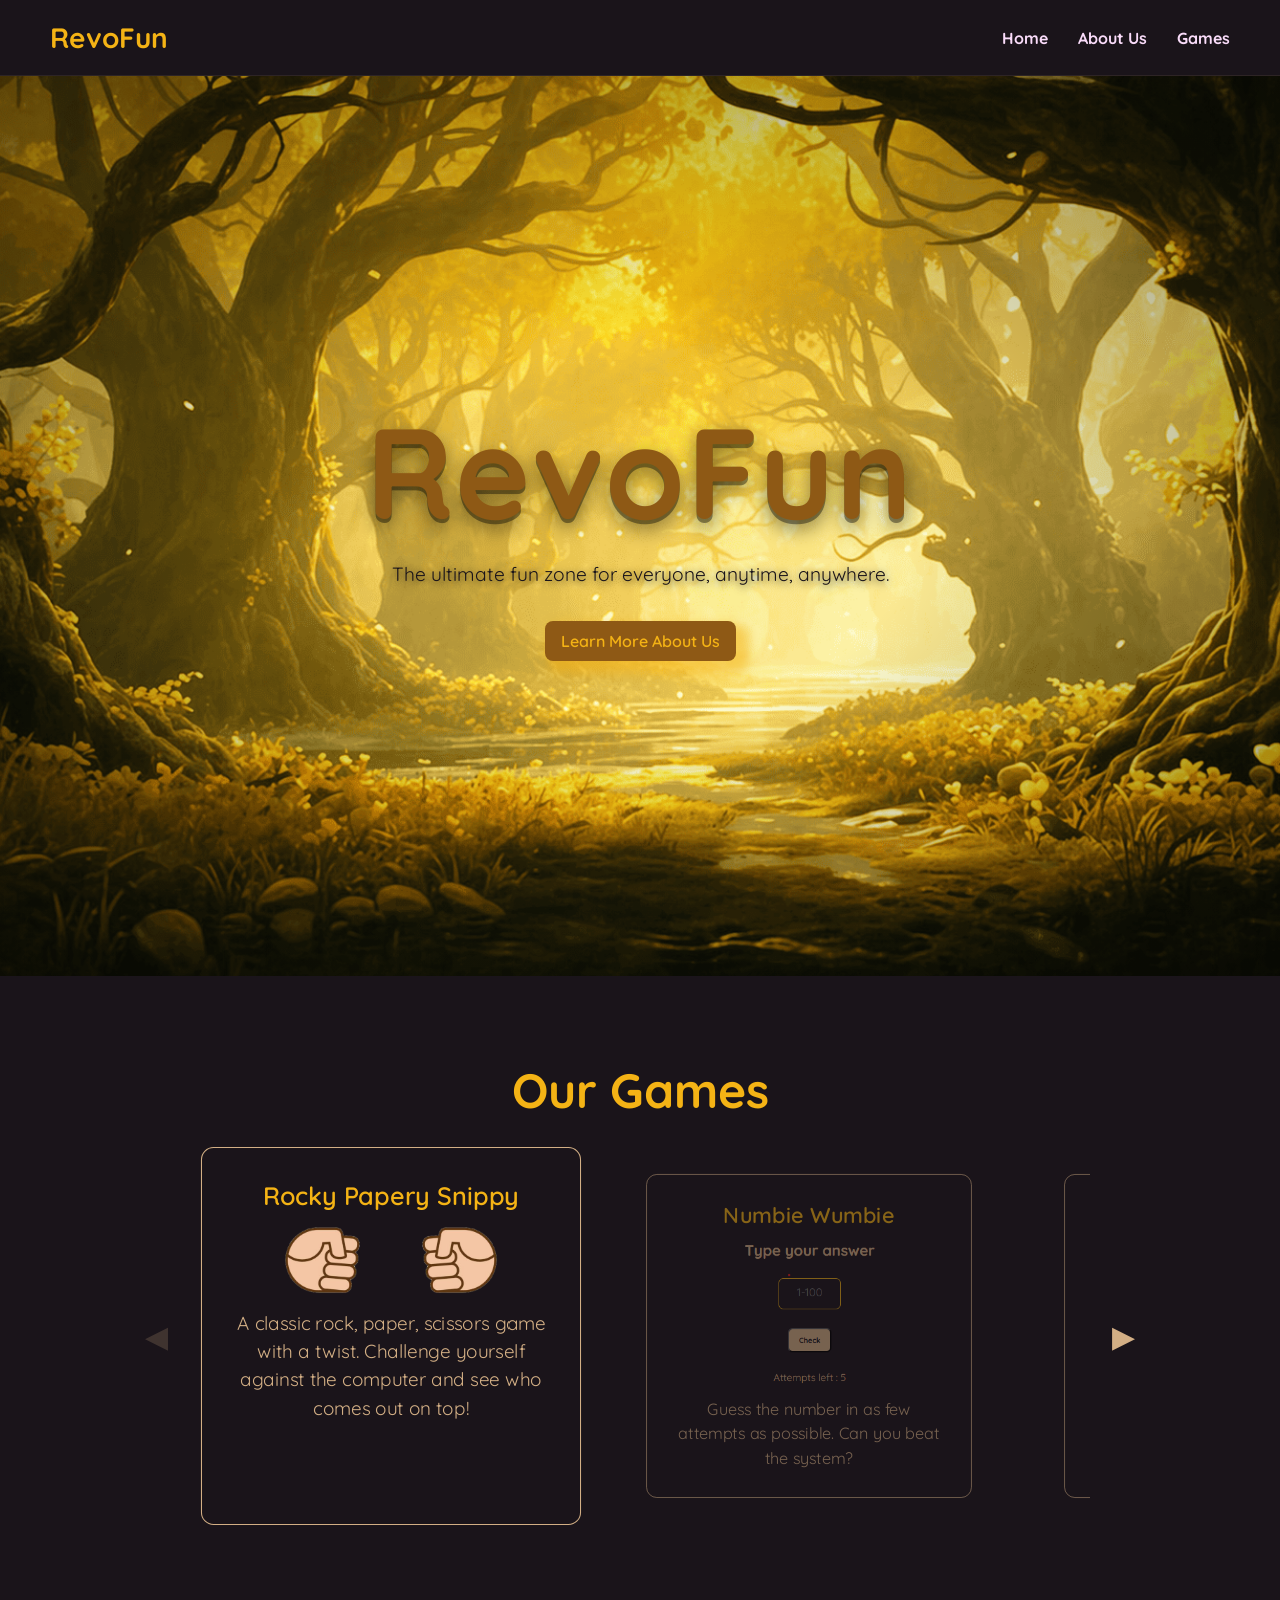
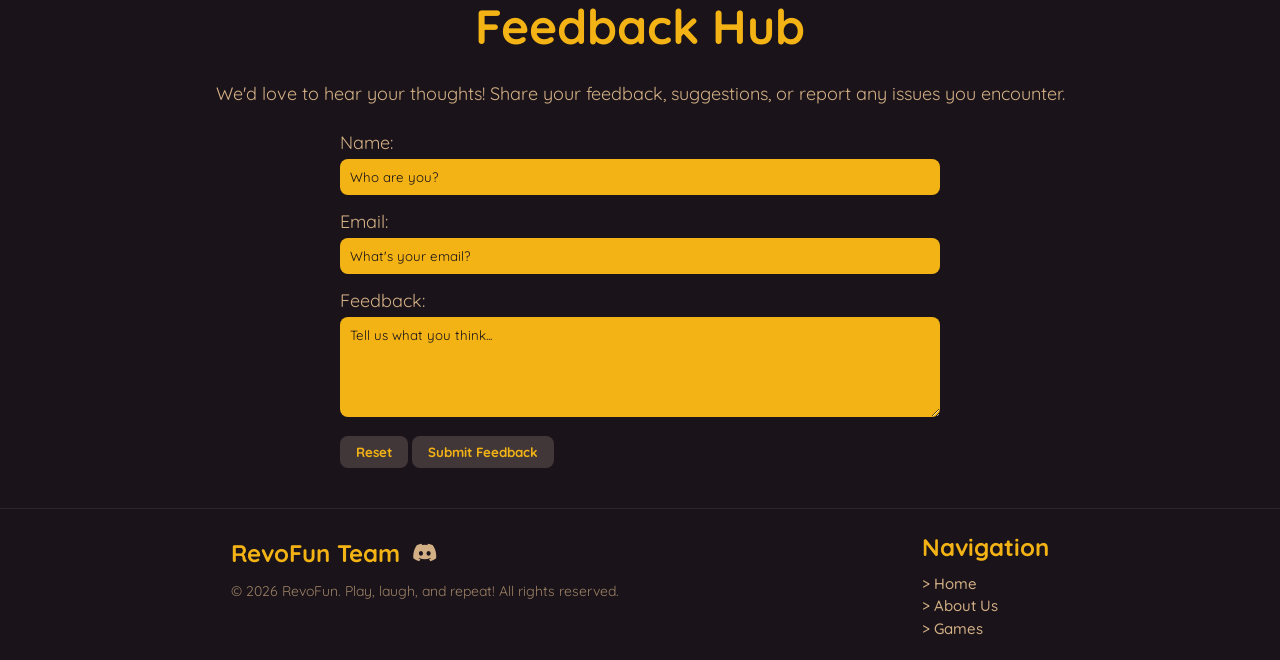
<file: index.html>
<!DOCTYPE html>
<html lang="en">
    <head>
        <meta charset="UTF-8">
        <meta name="viewport" content="width=device-width, initial-scale=1.0">
        <title>RevoFun</title>
        <!-- CSS -->
        <link rel="stylesheet" href="css/index.css">
        <!-- icons -->
        <link rel="stylesheet" href="https://cdnjs.cloudflare.com/ajax/libs/font-awesome/6.5.0/css/all.min.css">
        <!-- FONTS -->
        <link rel="preconnect" href="https://fonts.googleapis.com">
        <link rel="preconnect" href="https://fonts.gstatic.com" crossorigin>
        <link href="https://fonts.googleapis.com/css2?family=Quicksand:wght@300..700&display=swap" rel="stylesheet">
    </head>
    <body>
        <header>
            <h1>RevoFun</h1>
            <nav>
                <a href="index.html">Home</a>
                <a href="pages/about.html">About Us</a>
                <a href="pages/games.html">Games</a>
            </nav>
        </header>
        <main>
            <section class="page hero">
                <h2>RevoFun</h2>
                <p>
                    The ultimate fun zone for everyone, anytime, anywhere.
                </p>
                <a class="btnAbout" href="pages/about.html">Learn More About Us</a>
            </section>

            <section class="page games">
                <h2>Our Games</h2>
                <div class="carousel-wrap">
                    <button class="arrow-left">◀</button>

                    <div class="carousel">
                        <div class="card-container">
                            <article class="card" id="rocky">
                                <h3>Rocky Papery Snippy</h3>
                                <img src="images/rockyImg.png"/>
                                <p>
                                    A classic rock, paper, scissors game with a twist. Challenge yourself against the computer and see who comes out on top!
                                </p>
                            </article>
                            <article class="card" id="numbie">
                                <h3>Numbie Wumbie</h3>
                                <img src="images/numbieImg.png"/>
                                <p>
                                    Guess the number in as few attempts as possible. Can you beat the system?
                                </p>
                            </article>
                            <article class="card" id="clicky">
                                <h3>Clicky Wicky</h3>
                                <img src="images/clickyImg.png"/>
                                <p>
                                    Test your reflexes with Clicky Wicky! Click the button as fast as you can within the time limit, and see how high you can score!
                                </p>
                            </article>
                            <button class=" card btnGames">
                                <a href="pages/games.html">See All Games</a>
                            </button>
                        </div>
                    </div>

                    <button class="arrow-right">▶</button>
                </div>
            </section>

            <section class="page feedback">
                <h2>Feedback Hub</h2>
                <p>
                    We'd love to hear your thoughts! Share your feedback, suggestions, or report any issues you encounter.
                </p>
                <form class="feedback-form">
                    <label for="input-name">Name:</label><br>
                    <input 
                        type="text" 
                        id="input-name" 
                        name="name" 
                        placeholder="Who are you?" required><br>
                    <label for="input-email">Email:</label><br>
                    <input 
                        type="email" 
                        id="input-email" 
                        name="email" 
                        placeholder="What's your email?" required><br>
                    <label for="input-feedback">Feedback:</label><br>
                    <textarea 
                        id="input-feedback" 
                        name="feedback" 
                        placeholder="Tell us what you think..." 
                        rows="5"
                        required></textarea><br>
                    <button type="reset">Reset</button>
                    <button type="submit">Submit Feedback</button>
                </form>
            </section>
        </main>
        <footer>
            <div class="profile">
                <div class="socials">
                    <h3>RevoFun Team</h3>
                    <a href="https://discord.gg/PG6EAv7Fv5">
                        <i class="fa-brands fa-discord"></i>
                    </a>
                </div>
                <p>
                    &copy <span id="year"></span> RevoFun. Play, laugh, and repeat! All rights reserved.
                </p>
            </div>
            <div class="navigation">
                <h3>Navigation</h3>
                <a href="index.html">Home</a>
                <a href="pages/about.html">About Us</a>
                <a href="pages/games.html">Games</a>
            </div>
        </footer>
        <script src="javascript/index.js"></script>
    </body>

</html>
</file>
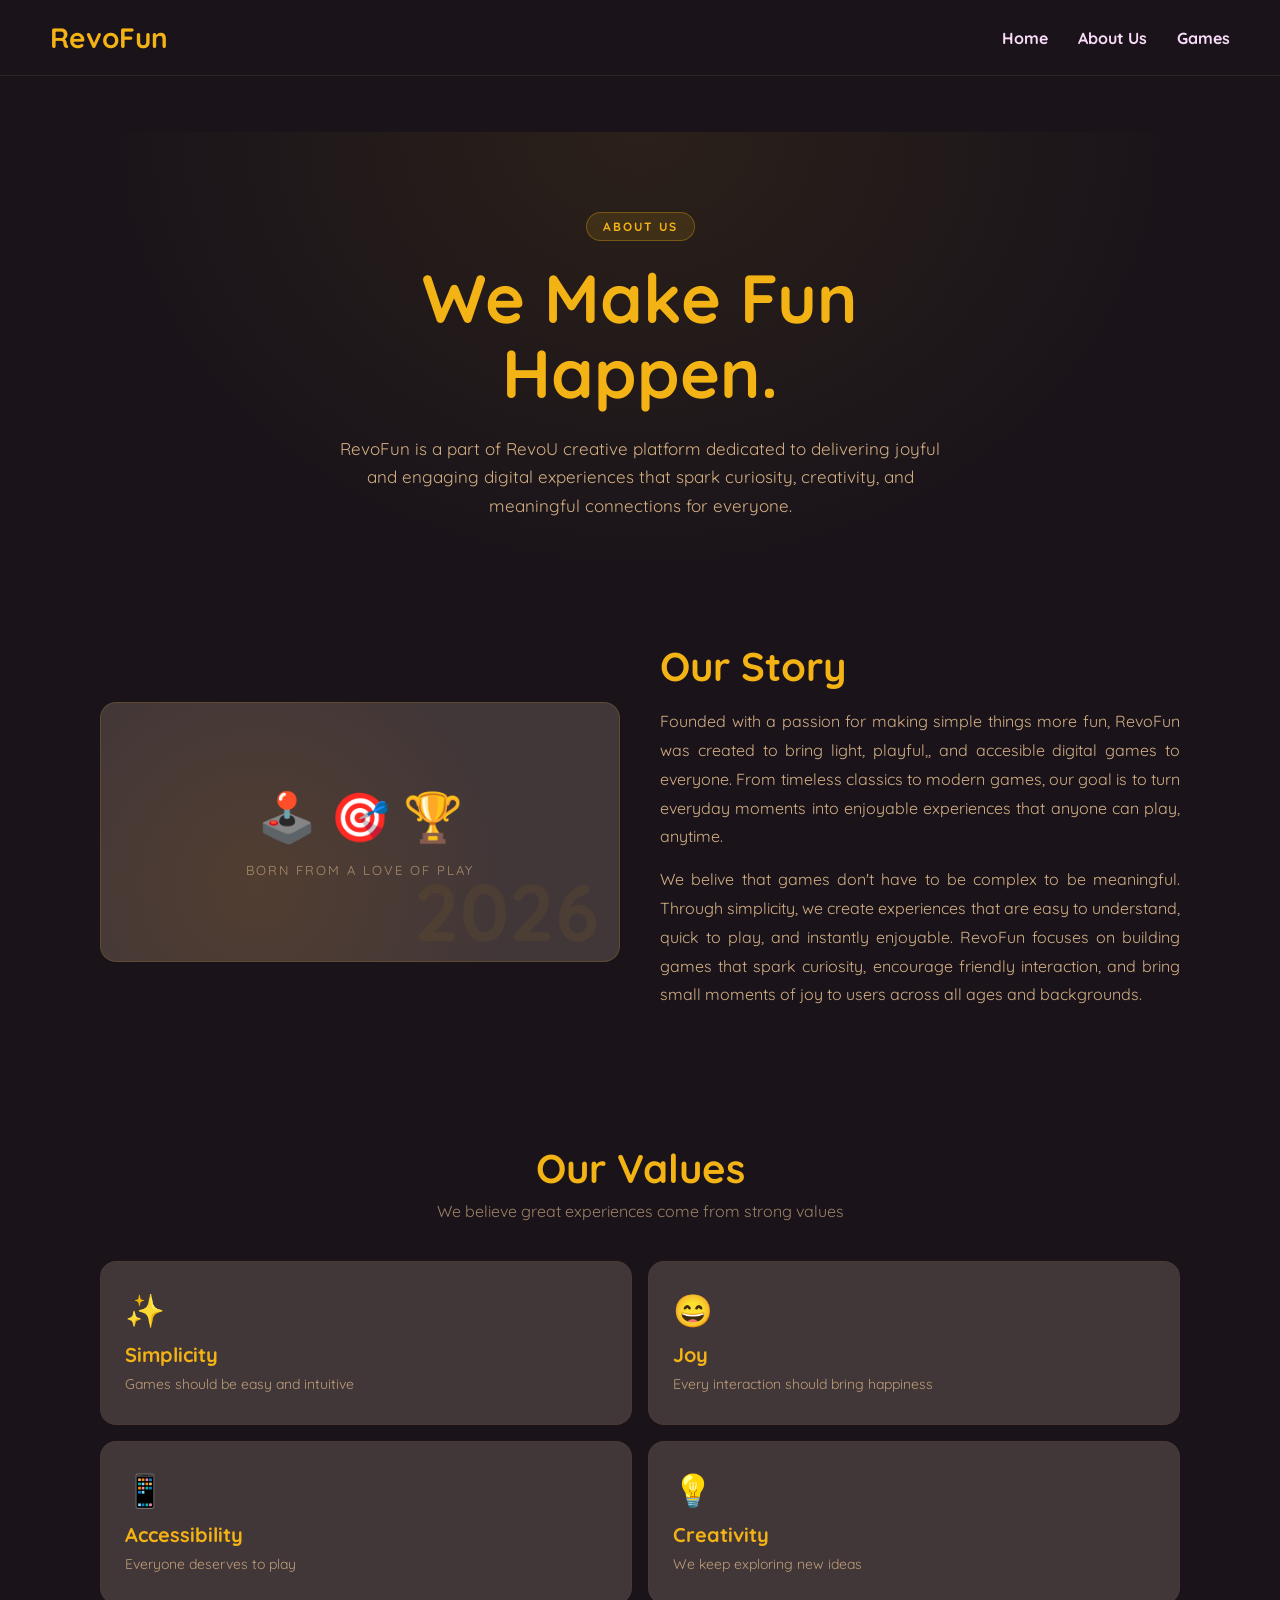
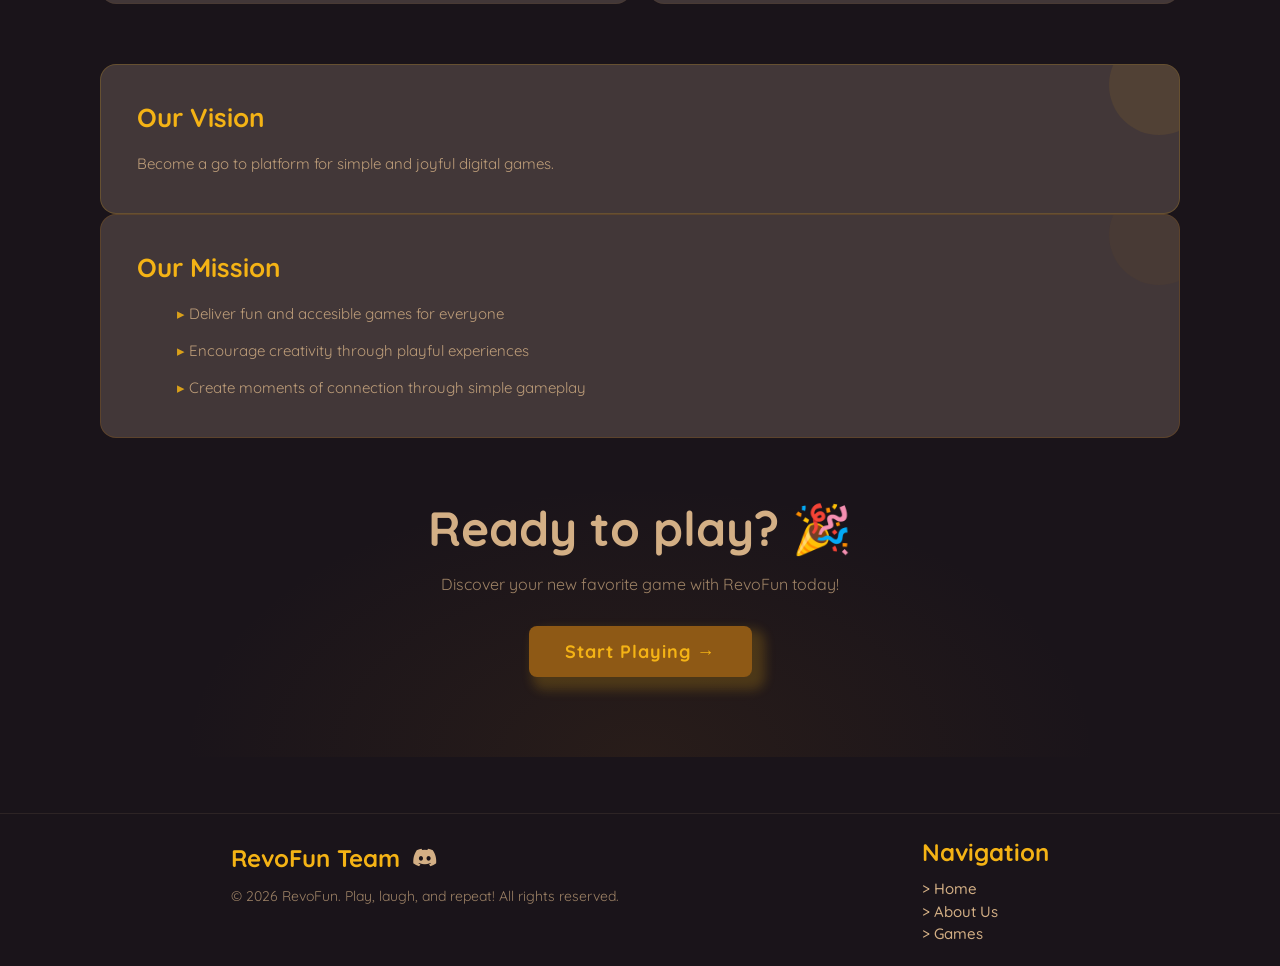
<file: pages/about.html>
<!DOCTYPE html>
<html>
    <head>
        <meta charset="UTF-8">
        <meta name="viewport" content="width=device-width, initial-scale=1.0">
        <title>RevouFun</title>
        <!-- CSS -->
        <link rel="stylesheet" href="../css/about.css">
        <!-- icons -->
        <link rel="stylesheet" href="https://cdnjs.cloudflare.com/ajax/libs/font-awesome/6.5.0/css/all.min.css">
        <!-- FONTS -->
        <link rel="preconnect" href="https://fonts.googleapis.com">
        <link rel="preconnect" href="https://fonts.gstatic.com" crossorigin>
        <link href="https://fonts.googleapis.com/css2?family=Quicksand:wght@300..700&display=swap" rel="stylesheet">
    </head>
    <body>
        <header>
            <h1>RevoFun</h1>
            <nav>
                <a href="../index.html">Home</a>
                <a href="about.html">About Us</a>
                <a href="games.html">Games</a>
            </nav>
        </header>
        <main>
            <section class="bio">
                <div class="tag">About Us</div>
                <h2>We Make Fun<br>Happen.</h2>
                <p>
                    RevoFun is a part of RevoU creative platform dedicated to delivering joyful and engaging digital experiences that spark curiosity, creativity, and meaningful connections for everyone.
                </p>
            </section>
            <section class="story">
                <div class="story-visual">
                    <div class="emoji-stack">🕹️ 🎯 🏆</div>
                    <p>Born from a love of play</p>
                    <div class="year">2026</div>
                </div>
                <div class="story-text">
                    <h2> Our Story </h2>
                    <p>
                        Founded with a passion for making simple things more fun, RevoFun was created to bring light, playful,, and accesible digital games to everyone. From timeless classics to modern games, our goal is to turn everyday moments into enjoyable experiences that anyone can play, anytime.
                    </p>
                    <p>
                        We belive that games don't have to be complex to be meaningful. Through simplicity, we create experiences that are easy to understand, quick to play, and instantly enjoyable. RevoFun focuses on building games that spark curiosity, encourage friendly interaction, and bring small moments of joy to users across all ages and backgrounds.
                    </p>
                </div>
            </section>
            <section class="values">
                <h2>Our Values</h2>
                <p>We believe great experiences come from strong values</p>
                <div class="values-grid">
                    <div class="values-card">
                        <span class="icon">✨</span>
                        <h3>Simplicity</h3>
                        <p>Games should be easy and intuitive</p>
                    </div>
                    <div class="values-card">
                        <span class="icon">😄</span>
                        <h3>Joy</h3>
                        <p>Every interaction should bring happiness</p>
                    </div>
                    <div class="values-card">
                        <span class="icon">📱</span>
                        <h3>Accessibility</h3>
                        <p>Everyone deserves to play</p>
                    </div>
                    <div class="values-card">
                        <span class="icon">💡</span>
                        <h3>Creativity</h3>
                        <p>We keep exploring new ideas</p>
                    </div>
                </div>
            </section>
            <section class="vm">
                <div class="vm-box vision">
                    <h2> Our Vision </h2>
                    <p> 
                        Become a go to platform for simple and joyful digital games.
                    </p>
                </div>
                <div class="vm-box mission">
                    <h2>Our Mission</h2>
                    <ul>
                        <li>Deliver fun and accesible games for everyone</li>
                        <li>Encourage creativity through playful experiences</li>
                        <li>Create moments of connection through simple gameplay</li>
                    </ul>
                </div>
            </section>
            <section class="closing">
                <h2>Ready to play? 🎉</h2>
                <p>Discover your new favorite game with RevoFun today!</p>
                <a href="games.html" class="closing-btn">Start Playing →</a>
            </section>
        </main>
        <footer>
            <div class="profile">
                <div class="socials">
                    <h3>RevoFun Team</h3>
                    <a href="https://discord.gg/PG6EAv7Fv5">
                        <i class="fa-brands fa-discord"></i>
                    </a>
                </div>
                <p>
                    &copy <span id="year"></span> RevoFun. Play, laugh, and repeat! All rights reserved.
                </p>
            </div>
            <div class="navigation">
                <h3>Navigation</h3>
                <a href="../index.html">Home</a>
                <a href="about.html">About Us</a>
                <a href="games.html">Games</a>
            </div>
        </footer>
        <script>
            document.getElementById("year").textContent = new Date().getFullYear();
        </script>
    </body>
</html>
</file>
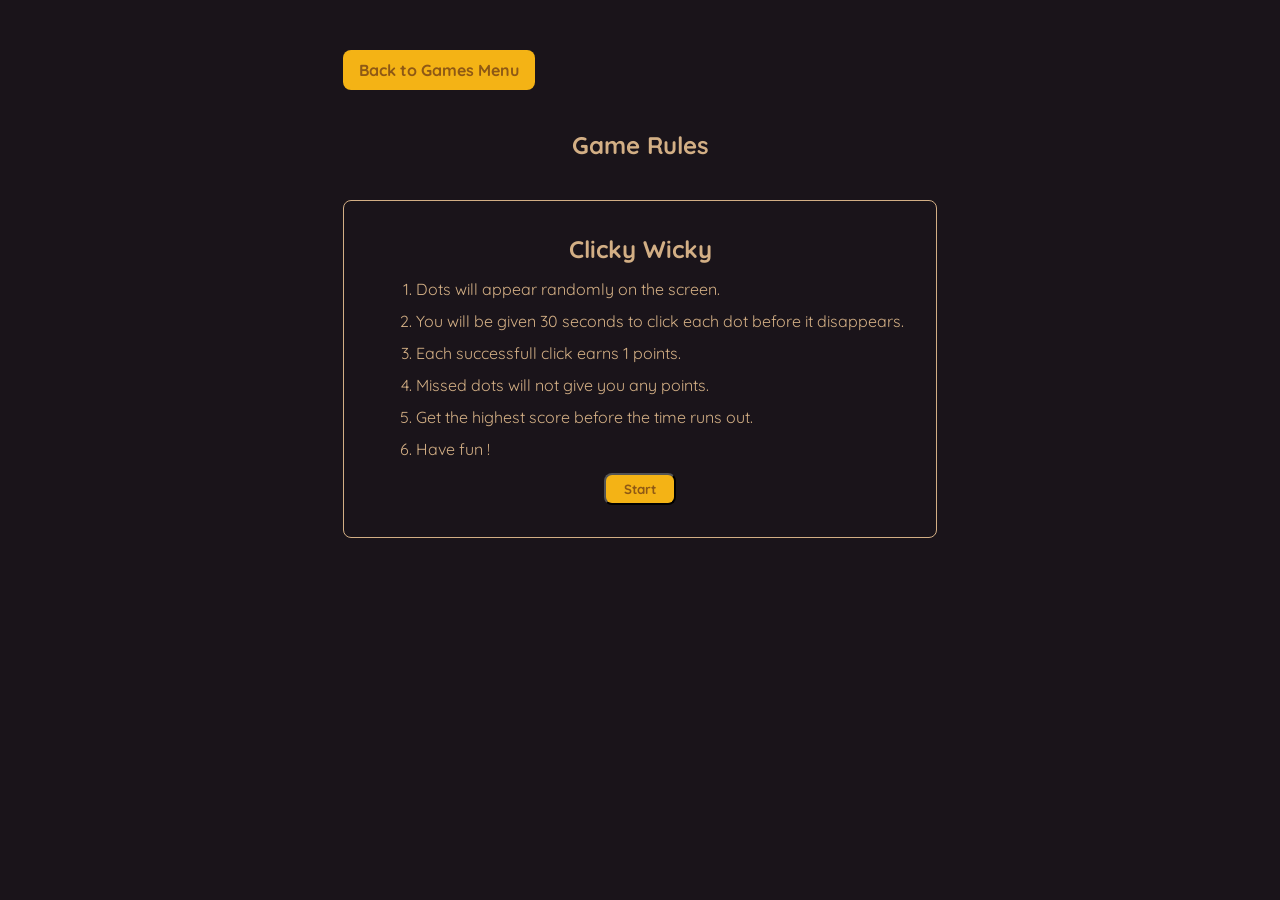
<file: pages/clicky.html>
<!DOCTYPE html>
<html lang="en">
    <head>
        <meta charset="UTF-8">
        <meta name="viewport" content="width=device-width, initial-scale=1.0">
        <title>RevouFun</title>
        <!-- CSS -->
        <link rel="stylesheet" href="../css/rules.css">
        <link rel="stylesheet" href="../css/games/clicky.css">
        <!-- FONTS -->
        <link rel="preconnect" href="https://fonts.googleapis.com">
        <link rel="preconnect" href="https://fonts.gstatic.com" crossorigin>
        <link href="https://fonts.googleapis.com/css2?family=Quicksand:wght@300..700&display=swap" rel="stylesheet">
    </head>
    <body>
        <div class="rules">
            <a href="games.html" class="btnBack">Back to Games Menu</a>
            <section class="rules">
                <h1>Game Rules</h1>
                <article class="rules-card">
                    <h2>Clicky Wicky</h2>
                    <ol>
                        <li>Dots will appear randomly on the screen.</li>
                        <li>You will be given 30 seconds to click each dot before it disappears.</li>
                        <li>Each successfull click earns 1 points.</li>
                        <li>Missed dots will not give you any points.</li>
                        <li>Get the highest score before the time runs out.</li>
                        <li>Have fun !</li>
                    </ol>
                    <div class="btn-container">
                        <button class="btnStart">Start</button>
                    </div>
                </article>
            </section>
        </div>

        <div class="clicky">
            <section class="arena">
                <div class="information">
                    <p class="left">Score: <span class="score"></span></p>
                    <p class="right">Time Left: <span class="timer"></span></p>
                </div>
                <h1 class="countdown"></h1>
            </section>
            <p class="back">Press esc to go back</p>
            <script src="../javascript/clicky.js"></script>
        </div>
    </body>
</html>
</file>
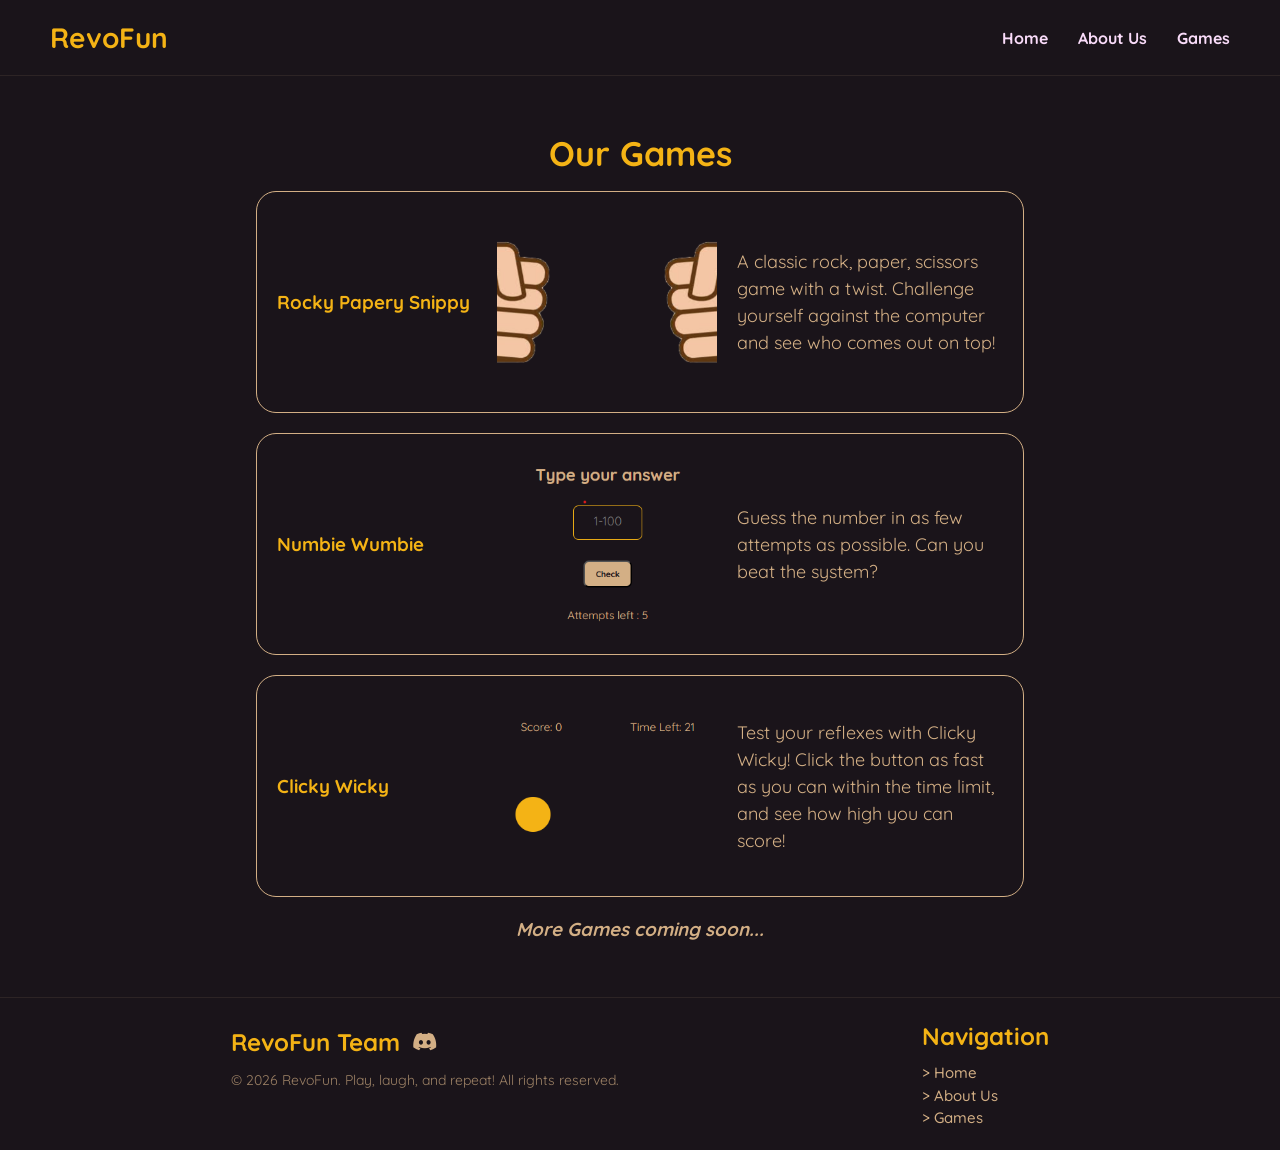
<file: pages/games.html>
<!DOCTYPE html>
<html lang="en">
    <head>
        <meta charset="UTF-8">
        <meta name="viewport" content="width=device-width, initial-scale=1.0">
        <title>RevouFun</title>
        <!-- CSS -->
        <link rel="stylesheet" href="../css/games.css">
        <!-- icons -->
        <link rel="stylesheet" href="https://cdnjs.cloudflare.com/ajax/libs/font-awesome/6.5.0/css/all.min.css">
        <!-- FONTS -->
         <link rel="preconnect" href="https://fonts.googleapis.com">
        <link rel="preconnect" href="https://fonts.gstatic.com" crossorigin>
        <link href="https://fonts.googleapis.com/css2?family=Quicksand:wght@300..700&display=swap" rel="stylesheet">
    </head>
    <body>
        <header>
            <h1>RevoFun</h1>
            <nav>
                <a href="../index.html">Home</a>
                <a href="about.html">About Us</a>
                <a href="games.html">Games</a>
            </nav>
        </header>
        <main>
            <section class="games">
                <h2>Our Games</h2>
                <div class="cards">
                    <article class="card" id="rocky">
                        <h3>Rocky Papery Snippy</h3>
                        <img src="../images/rockyImg.png"/>
                        <p>
                            A classic rock, paper, scissors game with a twist. Challenge yourself against the computer and see who comes out on top!
                        </p>
                    </article>
                    <article class="card" id="numbie">
                        <h3>Numbie Wumbie</h3>
                        <img src="../images/numbieImg.png"/>
                        <p>
                            Guess the number in as few attempts as possible. Can you beat the system?
                        </p>
                    </article>
                    <article class="card" id="clicky">
                        <h3>Clicky Wicky</h3>
                        <img src="../images/clickyImg.png"/>
                        <p>
                            Test your reflexes with Clicky Wicky! Click the button as fast as you can within the time limit, and see how high you can score!
                        </p>
                    </article>
                </div>
                <h3 class="info"><i>More Games coming soon...</i></h3>
            </section>
        </main>
        <footer>
            <div class="profile">
                <div class="socials">
                    <h3>RevoFun Team</h3>
                    <a href="https://discord.gg/PG6EAv7Fv5">
                        <i class="fa-brands fa-discord"></i>
                    </a>
                </div>
                <p>
                    &copy <span id="year"></span> RevoFun. Play, laugh, and repeat! All rights reserved.
                </p>
            </div>
            <div class="navigation">
                <h3>Navigation</h3>
                <a href="../index.html">Home</a>
                <a href="about.html">About Us</a>
                <a href="games.html">Games</a>
            </div>
        </footer>
        <script>
            const rocky = document.querySelector("#rocky");
            const numbie = document.querySelector("#numbie");
            const clicky = document.querySelector("#clicky");

            rocky.addEventListener("click", () => {
                window.location.href = "rocky.html"
            });
            numbie.addEventListener("click", () => {
                window.location.href = "numbie.html"
            });
            clicky.addEventListener("click", () => {
                window.location.href = "clicky.html"
            });

            document.getElementById("year").textContent = new Date().getFullYear();
        </script>
    </body>
</html>
</file>
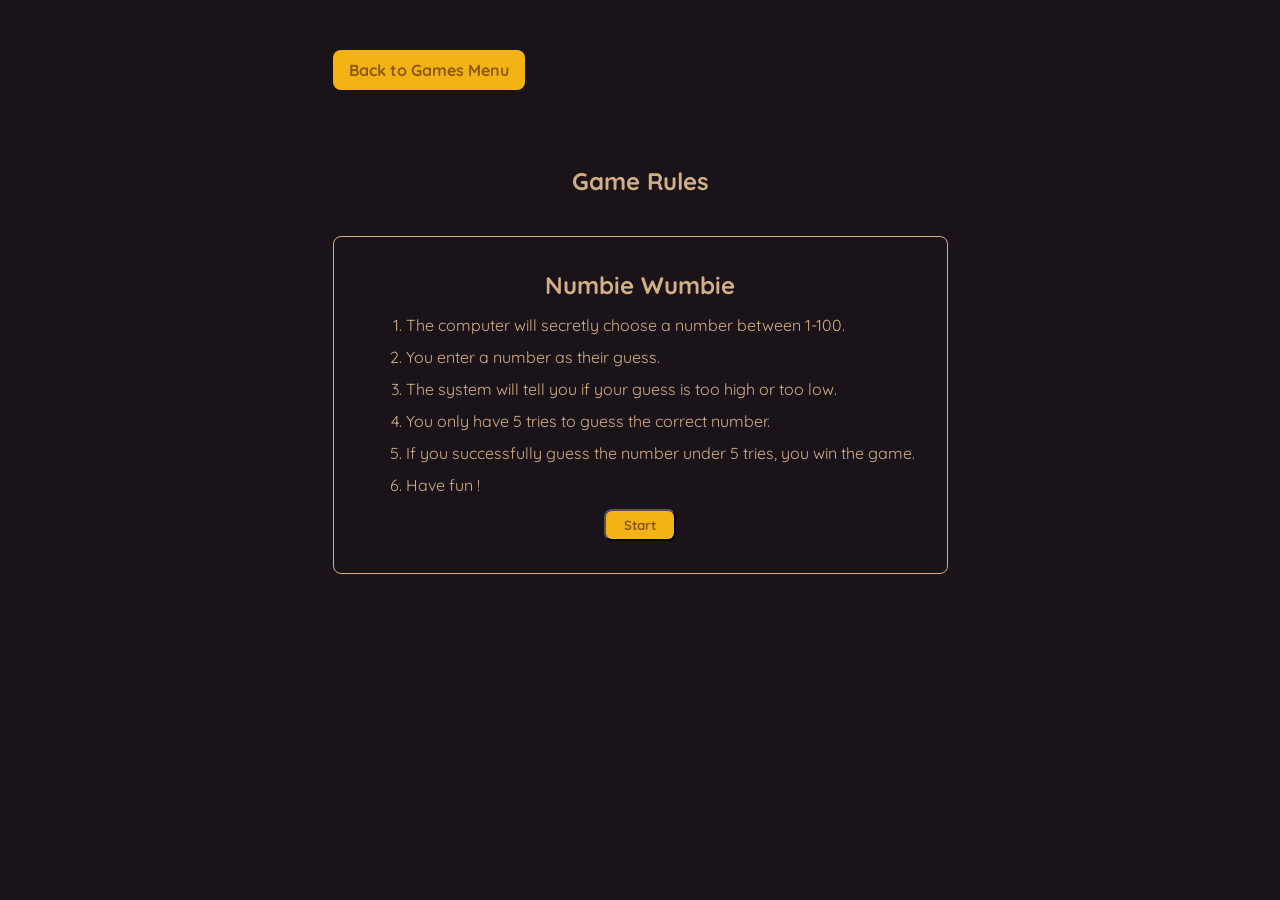
<file: pages/numbie.html>
<!DOCTYPE html>
<html lang="en">
    <head>
        <meta charset="UTF-8">
        <meta name="viewport" content="width=device-width, initial-scale=1.0">
        <title>RevouFun</title>
        <!-- CSS -->
        <link rel="stylesheet" href="../css/rules.css">
        <link rel="stylesheet" href="../css/games/numbie.css">
        <!-- FONTS -->
        <link rel="preconnect" href="https://fonts.googleapis.com">
        <link rel="preconnect" href="https://fonts.gstatic.com" crossorigin>
        <link href="https://fonts.googleapis.com/css2?family=Quicksand:wght@300..700&display=swap" rel="stylesheet">
    </head>
    <body>
        <div class="rules">
            <a href="games.html" class="btnBack">Back to Games Menu</a>
            <section class="rules">
                <h1>Game Rules</h1>
                <article class="rules-card">
                    <h2>Numbie Wumbie</h2>
                    <ol>
                        <li>The computer will secretly choose a number between 1-100.</li>
                        <li>You enter a number as their guess.</li>
                        <li>The system will tell you if your guess is too high or too low.</li>
                        <li>You only have 5 tries to guess the correct number.</li>
                        <li>If you successfully guess the number under 5 tries, you win the game.</li>
                        <li>Have fun !</li>
                    </ol>
                    <div class="btn-container">
                        <button class="btnStart">Start</button>
                    </div>
                </article>
            </section>
        </div>

        <div class="numbie">
            <a href="numbie.html" class="btnBack">Back</a>
            <h1>What is the Numbie ?</h1>
            <section class="answer-box">
                <h2>Type your answer</h2>
                <textarea
                    id="input-answer"
                    name="answer"
                    placeholder="1-100"
                    rows="1"></textarea>
                <button class="btnCheck">Check</button>
                <p>Attempts left : <span class="attempts">5</span></p>
            </section>
            <section class="result">
                <div class="result-container">
                    <p></p>
                    <p></p>
                </div>
            </section>
            <script src="../javascript/numbie.js"></script>
        </div>
        <script>
        /*    const startButton = document.querySelector(".btnStart");
            const rulesSection = document.querySelector(".rules");
            const numbieSection = document.querySelector(".numbie");

            numbieSection.style.display = "none";

            startButton.addEventListener("click", function() {
                rulesSection.style.display = "none";
                numbieSection.style.display = "block";
            }); */
        </script>
    </body>
</html>
</file>
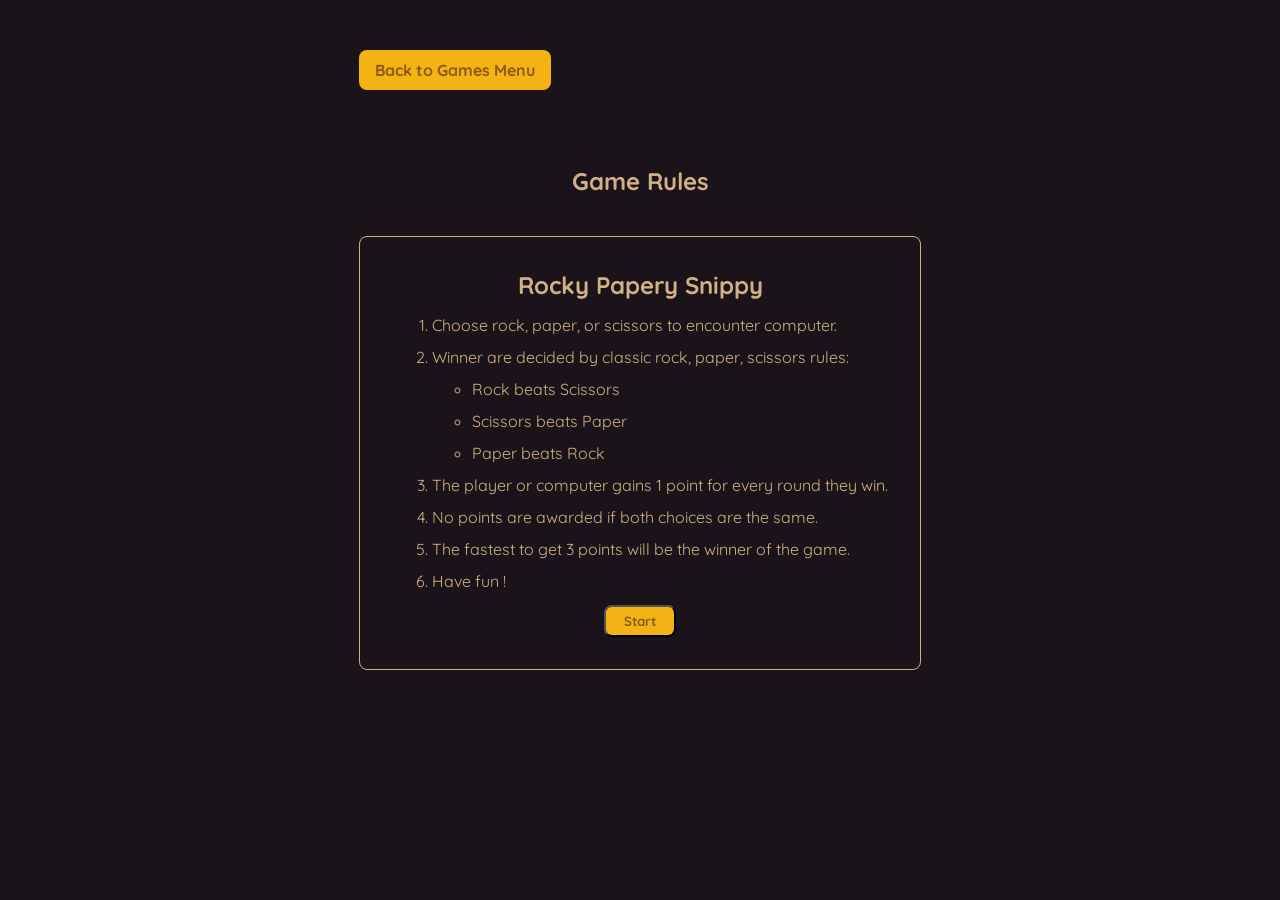
<file: pages/rocky.html>
<!DOCTYPE html>
<html lang="en">
    <head>
        <meta charset="UTF-8">
        <meta name="viewport" content="width=device-width, initial-scale=1.0">
        <title>RevouFun</title>
        <!-- CSS -->
        <link rel="stylesheet" href="../css/rules.css">
        <link rel="stylesheet" href="../css/games/rocky.css">
        <!-- FONTS -->
        <link rel="preconnect" href="https://fonts.googleapis.com">
        <link rel="preconnect" href="https://fonts.gstatic.com" crossorigin>
        <link href="https://fonts.googleapis.com/css2?family=Quicksand:wght@300..700&display=swap" rel="stylesheet">
    </head>
    <body>
        <div class="rules">
            <a href="games.html" class="btnBack">Back to Games Menu</a>
            <section class="rules">
                <h1>Game Rules</h1>
                <article class="rules-card">
                    <h2>Rocky Papery Snippy</h2>
                    <ol>
                        <li>Choose rock, paper, or scissors to encounter computer.</li>
                        <li>Winner are decided by classic rock, paper, scissors rules:</li>
                            <ul>
                                <li>Rock beats Scissors</li>
                                <li>Scissors beats Paper</li>
                                <li>Paper beats Rock</li>
                            </ul>
                        <li>The player or computer gains 1 point for every round they win.</li>
                        <li>No points are awarded if both choices are the same.</li>
                        <li>The fastest to get 3 points will be the winner of the game.</li>
                        <li>Have fun !</li>
                    </ol>
                    <div class="btn-container">
                        <button class="btnStart">Start</button>
                    </div>
                </article>
            </section>
        </div>
        <div class="rocky">
            <a href="rocky.html" class="btnBack">Back</a>
            <h1>Rocky Papery Snippy</h1>
                <section class="hands">
                    <img src="../images/rocky/rockComputer.png" class="computer"/>
                    <div class="result">
                        <h2></h2>
                    </div>
                    <img src="../images/rocky/rockPlayer.png" class="player"/>
                </section>
                <section class="score">
                    <p>Computer <span class="computerPoints">0</span> / <span class="playerPoints">0</span> Player</p>
                </section>
                <section class="options">
                    <p>Choose an Option</p>
                    <div class="options-buttons">
                        <button type="button" data-choice="rock">ROCK</button>
                        <button type="button" data-choice="paper">PAPER</button>
                        <button type="button" data-choice="scissors">SCISSORS</button>
                    </div>
                </section>
            <script src="../javascript/rocky.js"></script>
        </div>
        <script>
           /*  const startButton = document.querySelector(".btnStart");
            const rulesSection = document.querySelector(".rules");
            const rockySection = document.querySelector(".rocky");

            rockySection.style.display = "none";

            startButton.addEventListener("click", function() {
                rulesSection.style.display = "none";
                rockySection.style.display = "block";
            }); */
        </script>
    </body>
</html>
</file>
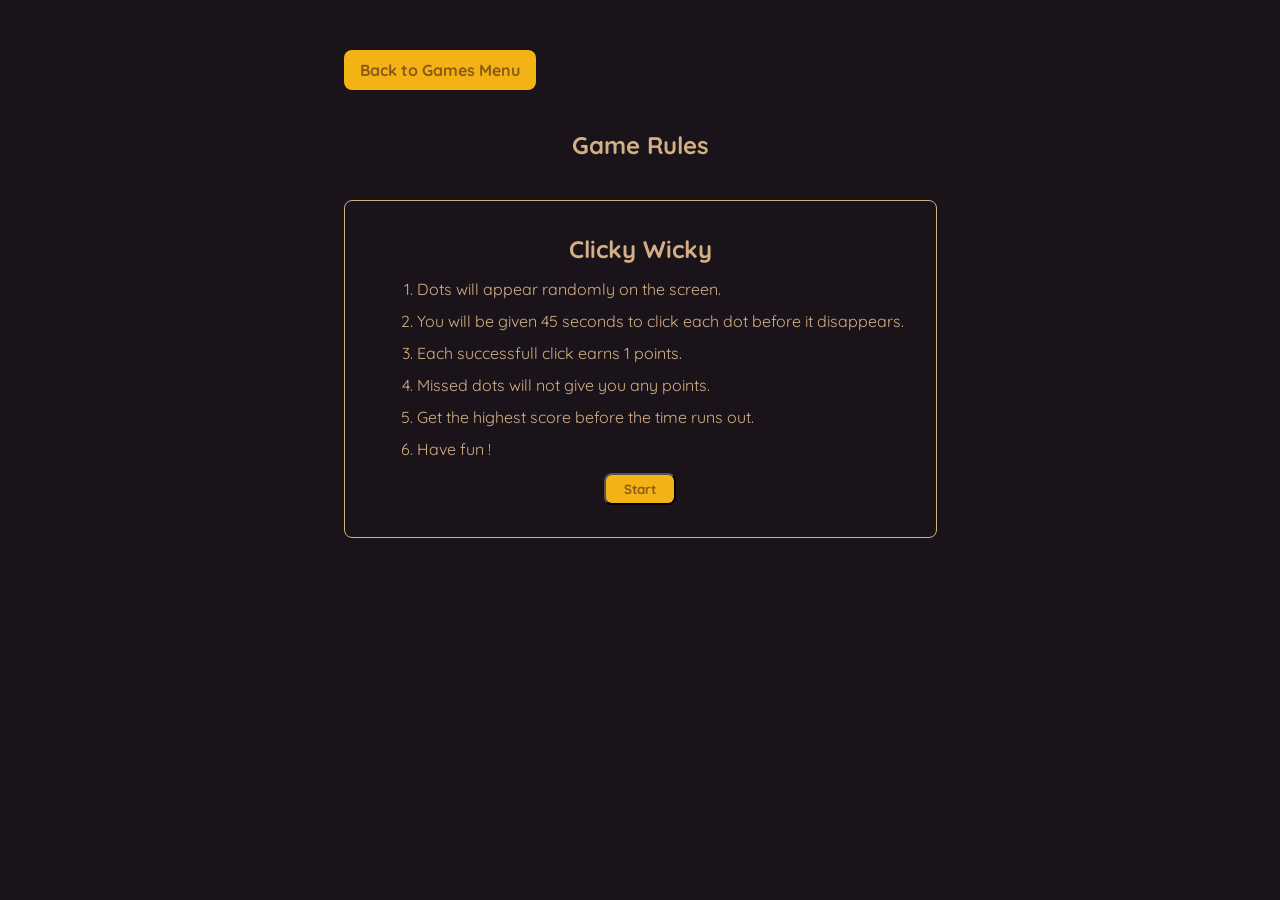
<file: pages/rules/clicky.html>
<!DOCTYPE html>
<html lang="en">
    <head>
        <meta charset="UTF-8">
        <meta name="viewport" content="width=device-width, initial-scale=1.0">
        <title>RevouFun</title>
        <!-- CSS -->
        <link rel="stylesheet" href="../../css/rules.css">
        <link rel="stylesheet" href="../../css/games/clicky.css">
        <!-- FONTS -->
        <link rel="preconnect" href="https://fonts.googleapis.com">
        <link rel="preconnect" href="https://fonts.gstatic.com" crossorigin>
        <link href="https://fonts.googleapis.com/css2?family=Quicksand:wght@300..700&display=swap" rel="stylesheet">
    </head>
    <body>
        <div class="rules">
            <a href="../games.html" class="btnBack">Back to Games Menu</a>
            <section class="rules">
                <h1>Game Rules</h1>
                <article class="rules-card">
                    <h2>Clicky Wicky</h2>
                    <ol>
                        <li>Dots will appear randomly on the screen.</li>
                        <li>You will be given 45 seconds to click each dot before it disappears.</li>
                        <li>Each successfull click earns 1 points.</li>
                        <li>Missed dots will not give you any points.</li>
                        <li>Get the highest score before the time runs out.</li>
                        <li>Have fun !</li>
                    </ol>
                    <div class="btn-container">
                        <button class="btnStart">Start</button>
                    </div>
                </article>
            </section>
        </div>

        <div class="clicky">
            <section class="arena">
                <div class="information">
                    <p class="left">Score: <span class="score"></span></p>
                    <p class="right">Time Left: <span class="timer"></span></p>
                </div>
                <h1 class="countdown"></h1>
            </section>
            <p class="back">Press esc to go back</p>
            <script src="../../javascript/clicky.js"></script>
        </div>
    </body>
</html>
</file>
<file: css/index.css>
@import url(base.css);

body {
    margin: 0;
    padding: 0;
}

main {
    margin: 0;
    padding: 0;
}

h2 {
    font-size: 34px;
}

header {
    top: 0;
    left: 0;
    width: 100%;
    z-index: 100;
    background: transparent;
}

.hero {
    background-image: url(../images/hero.png);    
    background-size: cover;
    background-position: center;
    background-repeat: no-repeat;
    width: 100%;
    height: 100vh;
    margin: 0;
    padding: 0;
    position: relative;

    display: flex;
    flex-direction: column;
    justify-content: center;
    align-items: center;
    text-align: center;
    overflow: hidden;
}

.hero::before {
    content: "";
    position: absolute;
    inset: 0;
    background: radial-gradient(ellipse at center, transparent 30%, rgba(0,0,0,0.45) 100%);
    z-index: 1;
}

.hero h2 {
    font-size: 8rem;
    font-weight: 900;
    position: relative;
    z-index: 2;
    color: var(--brown);
    paint-order: stroke fill;
    text-shadow: 
        0 4px 0px rgba(0, 0, 0, 0.4),
        0 8px 20px rgba(0,0,0,0.5);
    margin-bottom: 0.5rem;
    letter-spacing: 2px;
    animation: heroFadeIn 0.8s ease forwards;

}

.hero p {
    font-size: 1.2rem;
    max-width: 500px;
    line-height: 1.6;
    position: relative;
    z-index: 2;
    color: var(--black);
    text-shadow: 0 2px 8px rgba(0,0,0,0.8);
    margin-bottom: 2rem;
    animation: heroFadeIn 1s 0.2s ease both;
}

.btnAbout {
    display: inline-block;
    align-self: center;
    background: var(--brown);
    padding: 10px 16px;
    text-decoration: none;
    color: var(--yellow);
    border-radius: 8px;
    box-shadow: 8px 8px 11px 5px rgba(244,179,21,0.55);
    z-index: 2;
    font-weight: 600;
}

.btnAbout:hover {
    background: var(--oldyellow);
    color: var(--brown);
}

@keyframes heroFadeIn {
    from { opacity: 0; transform: translateY(20px); }
    to   { opacity: 1; transform: translateY(0); }
}

/* games section */
.games {
    margin: 24px;
    display: flex;
    flex-direction: column;
    align-items: center;
}

.games h2 {
    font-size: 3rem;
    margin-top: 60px;
    margin-bottom: 16px;
    text-align: center;
    color: var(--yellow);
}

.carousel-wrap {
    display: flex;
    align-items: center;
    justify-content: center;
    gap: 16px;

    width: 100%;
    overflow: hidden;
}

.carousel {
    width: 900px;
    overflow: hidden;
}

.card-container {
    display: flex;
    gap: 16px;

    transition: transform 0.4s ease;
}

.card {
    min-width: 260px;
    flex-shrink: 0;

    padding: 30px;
    margin: 20px;

    border: 1px solid var(--cream);
    border-radius: 12px;

    transition:
        transform 0.4s ease,
        opacity 0.4s ease;
    display: flex;
    flex-direction: column;
    text-align: center;
    align-items: center;
}

.card img {
    width: 220px;
}

.card h3 {
    font-size: 24px;
    font-weight: 600;
    margin: 0;
    color: var(--yellow);
}

.card p {
    margin: 0;
    line-height: 1.5;
    max-width: 300px;
    text-align: center;
}

.card:hover{
    box-shadow: 8px 8px 11px 5px rgba(244,179,21,0.55);
    cursor: pointer;
}

.btnGames {
    display: inline-block;
    align-self: center;
    background: var(--black);
    padding: 10px 16px;
    text-decoration: none;
    color: var(--yellow);
    border-radius: 8px;
    box-shadow: 5px 5px 11px 5px rgba(244,179,21,0.55);
    z-index: 2;
    font-weight: 600;
}

.btnGames a {
    color: var(--yellow);
    text-decoration: none;
}

.btnGames:hover {
    background: var(--yellow);
}

.btnGames:hover a {
    color: var(--black);
}

.arrow-left,
.arrow-right {
    background: none;
    border: none;
    font-size: 30px;
    cursor: pointer;
    color: var(--cream);
    z-index: 2;
    transition: opacity 0.3;
}

.arrow-left:disabled,
.arrow-right:disabled {
    opacity: 0.2;
    cursor: default;
}

.feedback {
    display: flex;
    flex-direction: column;
    align-items: center;
    margin-top: 60px;
}

.feedback h2 {
    color: var(--yellow);
    font-size: 3rem;
}

.feedback p {
    display: flex;
    flex-wrap: wrap;
    align-items: center;
    margin: 24px;
    padding: 0 24px;
    line-height: 1.5;
    text-align: center;
}

.feedback-form {
    width: 100%;
    max-width: 600px;
}

.feedback-form input,
.feedback-form textarea {
    width: 100%;
    padding: 10px;
    margin-top: 5px;
    margin-bottom: 15px;
    border-radius: 8px;
    border: none;
    box-sizing: border-box;
    background-color: var(--yellow);
}

.feedback-form input::placeholder,
.feedback-form textarea::placeholder {
    color: var(--black);
}

.feedback-form label {
    font-size: 18px;
}

.feedback-form textarea {
    resize: vertical;
}

.feedback-form button {
    padding: 8px 16px;
    border-radius: 8px;
    border: none;
    cursor: pointer;
    background: var(--grey);
    color: var(--yellow);
    font-weight: bolder;
}

.feedback-form button:hover {
    background: var(--yellow);
    color: var(--black);
}

/* tablet */
@media screen and (max-width: 1024px) {
    .hero h2 {
        font-size: 5rem;
    }

    .hero p {
        font-size: 1.1rem;
        max-width: 400px;
    }

    .card {
        min-width: 200px;
        padding: 24px;
        margin: 12px;
    }

    .card img {
        width: 180px;
    }

    .feedback-form {
        max-width: 500px;
        padding: 0 20px;
    }
}

/* small tablet / larga mobile */
@media screen and (max-width: 768px) {
    h2 {
        font-size: 3.5rem;
    }

    .hero h2 {
        font-size: 2.8rem;
        letter-spacing: 1px;
    }

    .hero p {
        font-size: 1rem;
        max-width: 320px;
        padding: 0 16px;
    }

    .games {
        margin: 16px;
    }

    .games h2 {
        margin-top: 40px;
    }

    .carousel {
        gap: 4px;
    }

    .arrow-left,
    .arrow-right {
        font-size: 22px;
    }

    .card {
        min-width: 180px;
        padding: 20px 16px;
        margin: 8px;
    }

    .card img {
        width: 150px;
    }

    .card h3 {
        font-size: 20px;
    }

    .card p {
        font-size: 14px;
    }

    .feedback {
        margin-top: 40px;
    }

    .feedback p {
        margin: 16px;
        padding: 0 12px;
        font-size: 15px;
    }

    .feedback-form {
        width: 90%;
        padding: 0 16px;
    }

    .feedback-form label {
        font-size: 16px;
    }
}

/* mobile */
@media screen and (max-width: 480px) {
    h2 {
        font-size: 24px;
    }

    .hero {
        height: 100svh; /* safer on mobile browsers with address bar */
    }

    .hero h2 {
        font-size: 2rem;
        letter-spacing: 0.5px;
    }

    .hero p {
        font-size: 0.95rem;
        max-width: 280px;
    }

    .btnAbout {
        padding: 10px 20px;
        font-size: 14px;
    }

    .games {
        margin: 12px;
    }

    .games h2 {
        margin-top: 32px;
        margin-bottom: 12px;
    }

    .arrow-left,
    .arrow-right {
        font-size: 18px;
    }

    .card {
        min-width: 160px;
        padding: 16px 12px;
        margin: 6px;
        gap: 8px;
    }

    .card img {
        width: 120px;
    }

    .card h3 {
        font-size: 17px;
    }

    .card p {
        font-size: 13px;
        max-width: 200px;
    }

    .feedback {
        margin-top: 32px;
    }

    .feedback p {
        margin: 12px;
        padding: 0 8px;
        font-size: 14px;
    }

    .feedback-form {
        width: 95%;
        padding: 0 8px;
    }

    .feedback-form label {
        font-size: 15px;
    }

    .feedback-form input,
    .feedback-form textarea {
        padding: 8px;
        font-size: 14px;
    }

    .feedback-form button {
        padding: 10px;
        font-size: 15px;
    }
}
</file>
<file: css/about.css>
@import url(base.css);

.bio {
    text-align: center;
    padding: 80px 40px 60px;
    position: relative;
    overflow: hidden;
}

.bio::before {
    content: '';
    position: absolute;
    inset: 0;
    background: radial-gradient(ellipse at 50% 0%, rgba(244, 179, 21, 0.08) 0%, transparent 70%);
    pointer-events: none;
}

.bio .tag {
    display: inline-block;
    background: rgba(244, 179, 21, 0.12);
    color: var(--yellow);
    font-size: 12px;
    font-weight: 700;
    letter-spacing: 2px;
    text-transform: uppercase;
    padding: 6px 16px;
    border-radius: 100px;
    margin-bottom: 20px;
    border: 1px solid rgba(244, 179, 21, 0.3);
}

.bio h2 {
    font-size: clamp(36px, 6vw, 68px);
    font-weight: 700;
    line-height: 1.1;
    margin-bottom: 24px;
    color: var(--yellow);
}

.bio p {
    max-width: 600px;
    margin: 0 auto;
    color: var(--cream);
    font-size: 17px;
    line-height: 1.7;
}

.story {
    display: grid;
    grid-template-columns: 1fr 1fr;
    gap: 40px;
    padding: 60px 0;
    align-items: center;
}

.story-visual {
    background: var(--grey);
    border-radius: 16px;
    padding: 40px;
    display: flex;
    flex-direction: column;
    align-items: center;
    justify-content: center;
    gap: 16px;
    border: 1px solid rgba(244, 179, 21, 0.15);
    position: relative;
    overflow: hidden;
    min-height: 260px;
}

.story-visual::after {
    content: '';
    position: absolute;
    inset: 0;
    background: radial-gradient(circle at 30% 70%, rgba(142, 89, 21, 0.2), transparent 60%);
    pointer-events: none;
}

.story-visual .year {
    font-size: 80px;
    font-weight: 700;
    color: rgba(244, 179, 21, 0.06);
    position: absolute;
    bottom: 10px;
    right: 20px;
    line-height: 1;
}

.story-visual .emoji-stack {
    font-size: 48px;
    z-index: 1;
}

.story-visual p {
    font-size: 13px;
    color: var(--cream);
    text-transform: uppercase;
    letter-spacing: 2px;
    z-index: 1;
    opacity: 0.7;
}

.story-text h2 {
    font-size: 2.5rem;
    font-weight: 700;
    color: var(--yellow);
    margin-bottom: 16px;
}

.story-text p {
    color: var(--cream);
    line-height: 1.8;
    margin-bottom: 14px;
    font-size: 16px;
    text-align: justify;
}

.values {
    padding: 60px 0;
}

.values > h2 {
    font-size: 2.5rem;
    font-weight: 700;
    color: var(--yellow);
    text-align: center;
    margin-bottom: 8px;
}

.values > p {
    color: var(--cream);
    opacity: 0.7;
    text-align: center;
    margin-bottom: 40px;
    font-size: 16px;
}

.values-grid {
    display: grid;
    grid-template-columns: repeat(2, minmax(150px, 1fr));
    gap: 16px;
}

.values-card {
    background: var(--grey);
    border-radius: 16px;
    padding: 28px 24px;
    border: 1px solid rgba(142, 89, 21, 0.1);
    transition: transform 0.25s, border-color 0.25s, box-shadow 0.25s;
    cursor: default;
}

.values-card:hover{
    transform: translateY(-6px);
    border-color: rgba(244, 179, 21, 0.4);
    box-shadow: 0 8px 24px rgba(244, 179, 21, 0.1)
}

.values-card .icon {
    font-size: 32px;
    margin-bottom: 12px;
    display: block;
}

.values-card h3 {
    font-size: 20px;
    font-weight: 700;
    color: var(--yellow);
    margin-bottom: 6px;
}

.values-card p {
    color: var(--cream);
    font-size: 14px;
    line-height: 1.6;
    opacity: 0.85;
}


.vissionMission {
    display: grid;
    grid-template-columns: 1fr 1fr;
    gap: 24px;
    padding: 20px 0 60px;
}

.vm-box {
    background: var(--grey);
    border-radius: 16px;
    padding: 36px;
    border: 1px solid rgba(211, 175, 133, 0.1);
    position: relative;
    overflow: hidden;
    transition: box-shadow 0.25s;
}

.vm-box:hover {
    box-shadow: 0 8px 32px rgba(244, 179, 21, 0.08);
}

.vm-box::before {
    content: '';
    position: absolute;
    top: -30px;
    right: -30px;
    width: 100px;
    height: 100px;
    border-radius: 50%;
    opacity: 0.08;
}

.vm-box.vision {
    border-color: rgba(244, 179, 21, 0.2);
}

.vm-box.vision::before {
    background: var(--yellow);
}

.vm-box.mission {
    border-color: rgba(142, 89, 21, 0.35);
}

.vm-box.mission::before {
    background: var(--brown);
}

.vm-box h2 {
    font-size: 26px;
    font-weight: 700;
    margin-bottom: 16px;
}

.vm-box.vision h2 {
    color: var(--yellow);
}

.vm-box.mission h2 {
    color: var(--yellow);
}

.vm-box p,
.vm-box li {
    color: var(--cream);
    font-size: 15px;
    line-height: 1.8;
    opacity: 0.85;
}

.vm-box ul {
    list-style: none;
    display: flex;
    flex-direction: column;
    gap: 10px;
}

.vm-box ul li::before {
    content: '▸ ';
    color: var(--yellow);
}

/* closing */
.closing {
    text-align: center;
    padding: 60px 40px 80px;
    position: relative;
    overflow: hidden;
}

.closing::before {
    content: '';
    position: absolute;
    inset: 0;
    background: radial-gradient(ellipse at 50% 100%, rgba(142, 89, 21, 0.12), transparent 60%);
    pointer-events: none;
}

.closing h2 {
    font-size: clamp(2.5rem, 4vw, 3rem);
    font-weight: 700;
    margin-bottom: 16px;
    color: var(--cream);
    position: relative;
}

.closing p {
    color: var(--cream);
    opacity: 0.7;
    font-size: 16px;
    margin-bottom: 32px;
    position: relative;
}

.closing-btn {
    display: inline-block;
    background: var(--brown);
    color: var(--yellow);
    font-size: 18px;
    font-weight: 700;
    padding: 14px 36px;
    border-radius: 8px;
    text-decoration: none;
    letter-spacing: 1px;
    transition: background 0.2s, transform 0.2s, box-shadow 0.2s;
    box-shadow: 8px 8px 11px 5px rgba(244, 179, 21, 0.2);
    position: relative;
}

.closing-btn:hover {
    background: var(--oldyellow);
    color: var(--brown);
    transform: scale(1.04);
    box-shadow: 8px 8px 20px 5px rgba(244, 179, 21, 0.35);
}

@media screen and (min-width: 768px) {
    main {
        margin-left: 100px;
        margin-right: 100px;
    }
}
@media screen and (max-width: 768px) {
    .bio {
        padding: 60px 20px 40px;
    }

    .story {
        grid-template-columns: 1fr;
    }

    .story-visual {
        min-height: 180px;
    }

    .story-text h2 {
        text-align: center;
    }

    .vm {
        grid-template-columns: 1fr;
    }

    .closing {
        padding: 40px 20px 60px;
    }
}
</file>
<file: css/rules.css>
@import url(base.css);

* {
    font-family: 'Quicksand', sans-serif;
    box-sizing: border-box;
}

body {
    margin: 50px;

    display: flex;
    flex-direction: column;
    align-items: center;
}

.btnBack {
    display: inline-block;
    align-self: flex-start;
    text-decoration: none;
    background-color: var(--yellow);
    padding: 10px 16px;
    color: var(--brown);
    font-weight: bold;
    border-radius: 8px;
    max-width: 600px;
    margin: 0 auto;
}

.btnBack:hover {
    background-color: var(--brown);
    color: var(--yellow);
}

h1 {
    margin: 40px;
    display: flex;
    justify-content: center;
    flex-wrap: wrap;
}

.rules-card {
    border: 1px solid;
    border-radius: 8px;
    padding: 24px 32px;
    line-height: 2;
    display: flex;
    flex-direction: column;
    justify-content: center;
    align-items: center;
    flex-wrap: wrap;
    max-width: 700px;
    width: 100%;
}

.rules-card h2 {
    text-align: center;
}

.rules-card ol {
    max-width: 600px;
    margin: 0 auto;
}

.btn-container {
    display: flex;
    justify-content: center;
    flex-wrap: wrap;
}

.btnStart {
    text-decoration: none;
    background: var(--yellow);
    padding: 6px 18px;
    margin: 8px;
    border-radius: 8px;
    color: var(--brown);
    font-weight: bold;
}

.btnStart:hover {
    transition: 0.3s;
    transform: scale(1.1);
    background: var(--brown);
    color: var(--yellow);
}
</file>
<file: css/games/clicky.css>
@import url(../base.css);

.body {
    margin: 0;
}

.clicky {
    position: relative;
    height: 90vh;
}

.arena {
    width: 100%;
    height: 80vh;
}

.information {
    display: grid;
    grid-template-columns: 1fr 1fr;
    align-items: center;
    width: 100%;
    padding: 0 20px;
}

.left {
    justify-self: start;
    padding-right: 32px;
}

.right {
    justify-self: end;
    margin-left: 32px
}

.back {
    position: absolute;
    bottom: 20px;
    left: 20px;
}

.countdown {
    margin-top: 30px;
    font-size: 100px;
}

.dot {
    position: absolute;
    width: 50px;
    height: 50px;
    background-color: var(--yellow);
    border-radius: 50%;
    cursor: pointer;
}
</file>
<file: css/games.css>
@import url(base.css);

h2 {
    font-size: 34px;
    text-align: center;
    margin-bottom: 16px;
    color: var(--yellow);
}

.cards {
    display: grid;
    grid-template-columns: repeat(2, minmax(220, 1fr));
    gap: 20px;
}

.card {
    border: 1px solid;
    border-radius: 20px;
    padding: 20px;
    text-align: center;
    display: grid;
    grid-template-rows: auto 180px 1fr auto;
    gap: 12px;
}

.card h3 {
    color: var(--yellow);
}

.card img {
    width: 100%;
    height: 100%;
    object-fit: cover;
}

.card p {
    line-height: 1.5;
}

.card:hover{
    transition: 0.3s;
    transform: translateY(-5px);
    box-shadow: 8px 8px 11px 5px rgba(244,179,21,0.55);
    cursor: pointer;
}

.info {
    text-align: center;
    margin: 20px;
}

@media screen and (min-width: 1000px) {
    .card {
        grid-template-columns: 200px 220px 2fr;
        grid-template-rows: auto;
        gap: 20px;
        margin-left: 200px;
        margin-right: 200px;

        align-items: center;
        text-align: left;
    }

    .card h3 {
        margin: 0;
    }

    .card img {
        width: 220px;
        height: 180px;
        object-fit: cover;
        border-radius: 12px;
    }

    .card p {
        margin: 0;
    }
}
</file>
<file: css/games/numbie.css>
@import url(../base.css);

body {
    margin: 50px;

    display: flex;
    flex-direction: column;
    align-items: center;
}

.btnBack {
    display: inline-block;
    text-decoration: none;
    background-color: var(--yellow);
    padding: 10px 16px;
    color: var(--brown);
    font-weight: bold;
    border-radius: 8px;
    margin-bottom: 36px;
}

.btnBack:hover {
    background-color: var(--brown);
    color: var(--yellow);
}

h1 {
    display: flex;
    flex-wrap: wrap;
    justify-content: center;
    align-self: center;
}

.answer-box {
    display: flex;
    flex-direction: column;
    justify-content: center;
    align-items: center;
    gap: 30px;
}

.answer-box textarea {
    height: 50px;
    max-width: 100px;
    text-align: center;
    padding: 10px;
    font-size: 18px;
    resize: none;
    
    background-color: var(--black);
    color: var(--yellow);
    border-radius: 8px;
    border: 1px solid var(--yellow);
}

.result-container {
    display: flex;
    flex-direction: column;
    justify-content: center;
    align-items: center;
    margin: 40px;
}

.btnCheck {
    padding: 10px 16px;
    background: var(--cream);
    color: var(--black);
    font-weight: 700;
    font-size: 12px;
    border-radius: 8px;
}

.btnCheck:hover {
    cursor: pointer;
    background: var(--black);
    color: var(--cream);
}
</file>
<file: css/games/rocky.css>
@import url(../base.css);

body {
    margin: 50px;
}

.btnBack {
    display: inline-block;
    text-decoration: none;
    background-color: var(--yellow);
    padding: 10px 16px;
    color: var(--brown);
    font-weight: bold;
    border-radius: 8px;
    margin-bottom: 36px;
}

.btnBack:hover {
    background-color: var(--brown);
    color: var(--yellow);
}

h1 {
    display: flex;
    flex-wrap: wrap;
    justify-content: center;
    align-self: center;
}

.hands {
    display: flex;
    flex-direction: row;
    justify-content: space-between;
    align-items: center;
    margin-top: 40px;
}

.hands img {
    width: 300px;
}

.result {
    display: flex;
    flex-direction: row;
    justify-content: center;
    align-items: center;
    flex-wrap: wrap;
}

.result h2 {
    align-items: center;
    text-align: center;
}

.score {
    display: flex;
    flex-direction: row;
    justify-content: center;
    font-size: 20px;
}

.options {
    display: flex;
    flex-direction: column;
    justify-content: center;
    align-items: center;
    margin-top: 40px;
}

.options p {
    font-size: 20px;
}

.options-buttons {
    display: flex;
    justify-content: space-around;
    align-items: center;
    gap: 24px;
}

.options-buttons button {
    background-color: var(--cream);
    color: var(--black);
    font-weight: bold;
    padding: 10px 16px;
    font-size: 18px;
    width: 150px;
    margin: 32px;
}

.options-buttons button:hover {
    cursor: pointer;
}

.shake {
    animation: shake 0.5s ease-in-out infinite;
}

@keyframes shake {
    12.5% {
        transform: rotate(30deg);
    }
    25% {
        transform: rotate(-30deg);
    }
    37.5% {
        transform: rotate(30deg);
    }
    50% {
        transform: rotate(-30deg);
    }
    62.5% {
        transform: rotate(30deg);
    }
    75% {
        transform: rotate(-30deg);
    }
    87.5% {
        transform: rotate(30deg);
    }
    100% {
        transform: rotate(-30deg);
    }
}

/* TABLET */
@media screen and (max-width: 768px) {
    body {
        margin: 24px;
    }

    .hands img {
        width: 200px;
    }

    .options-buttons {
        gap: 12px;
    }

    .options-buttons button {
        width: 120px;
        font-size: 16px;
        margin: 16px;
    }
}

/* MOBILE */
@media screen and (max-width: 480px) {
    body {
        margin: 16px;
    }

    h1 {
        text-align: center;
        font-size: 28px;
    }

    .hands {
        flex-direction: column;
        gap: 24px;
    }

    .hands img {
        width: 150px;
    }

    .result h2 {
        font-size: 20px;
    }

    .score {
        text-align: center;
        font-size: 18px;
    }

    .options-buttons {
        flex-direction: column;
        width: 100%;
    }

    .options-buttons button {
        width: 100%;
        max-width: 250px;
        margin: 8px 0;
    }
}
</file>
